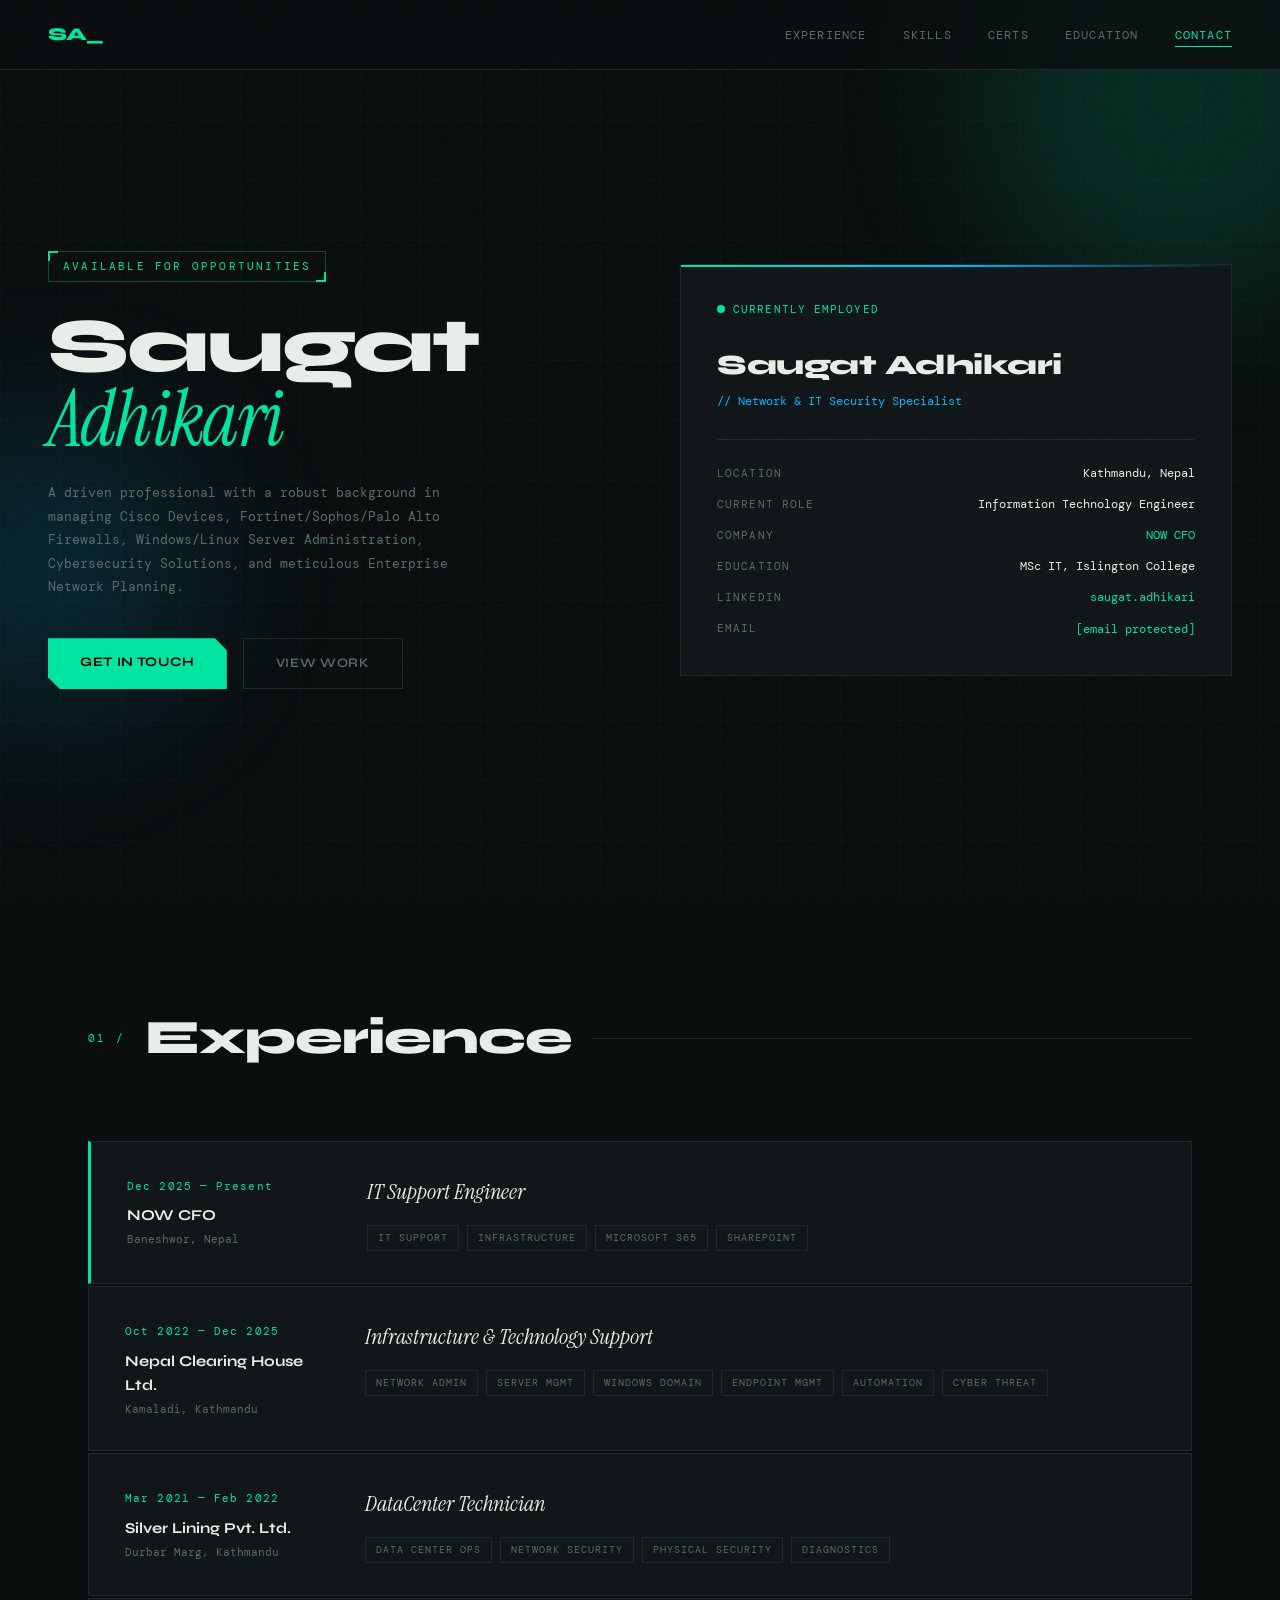
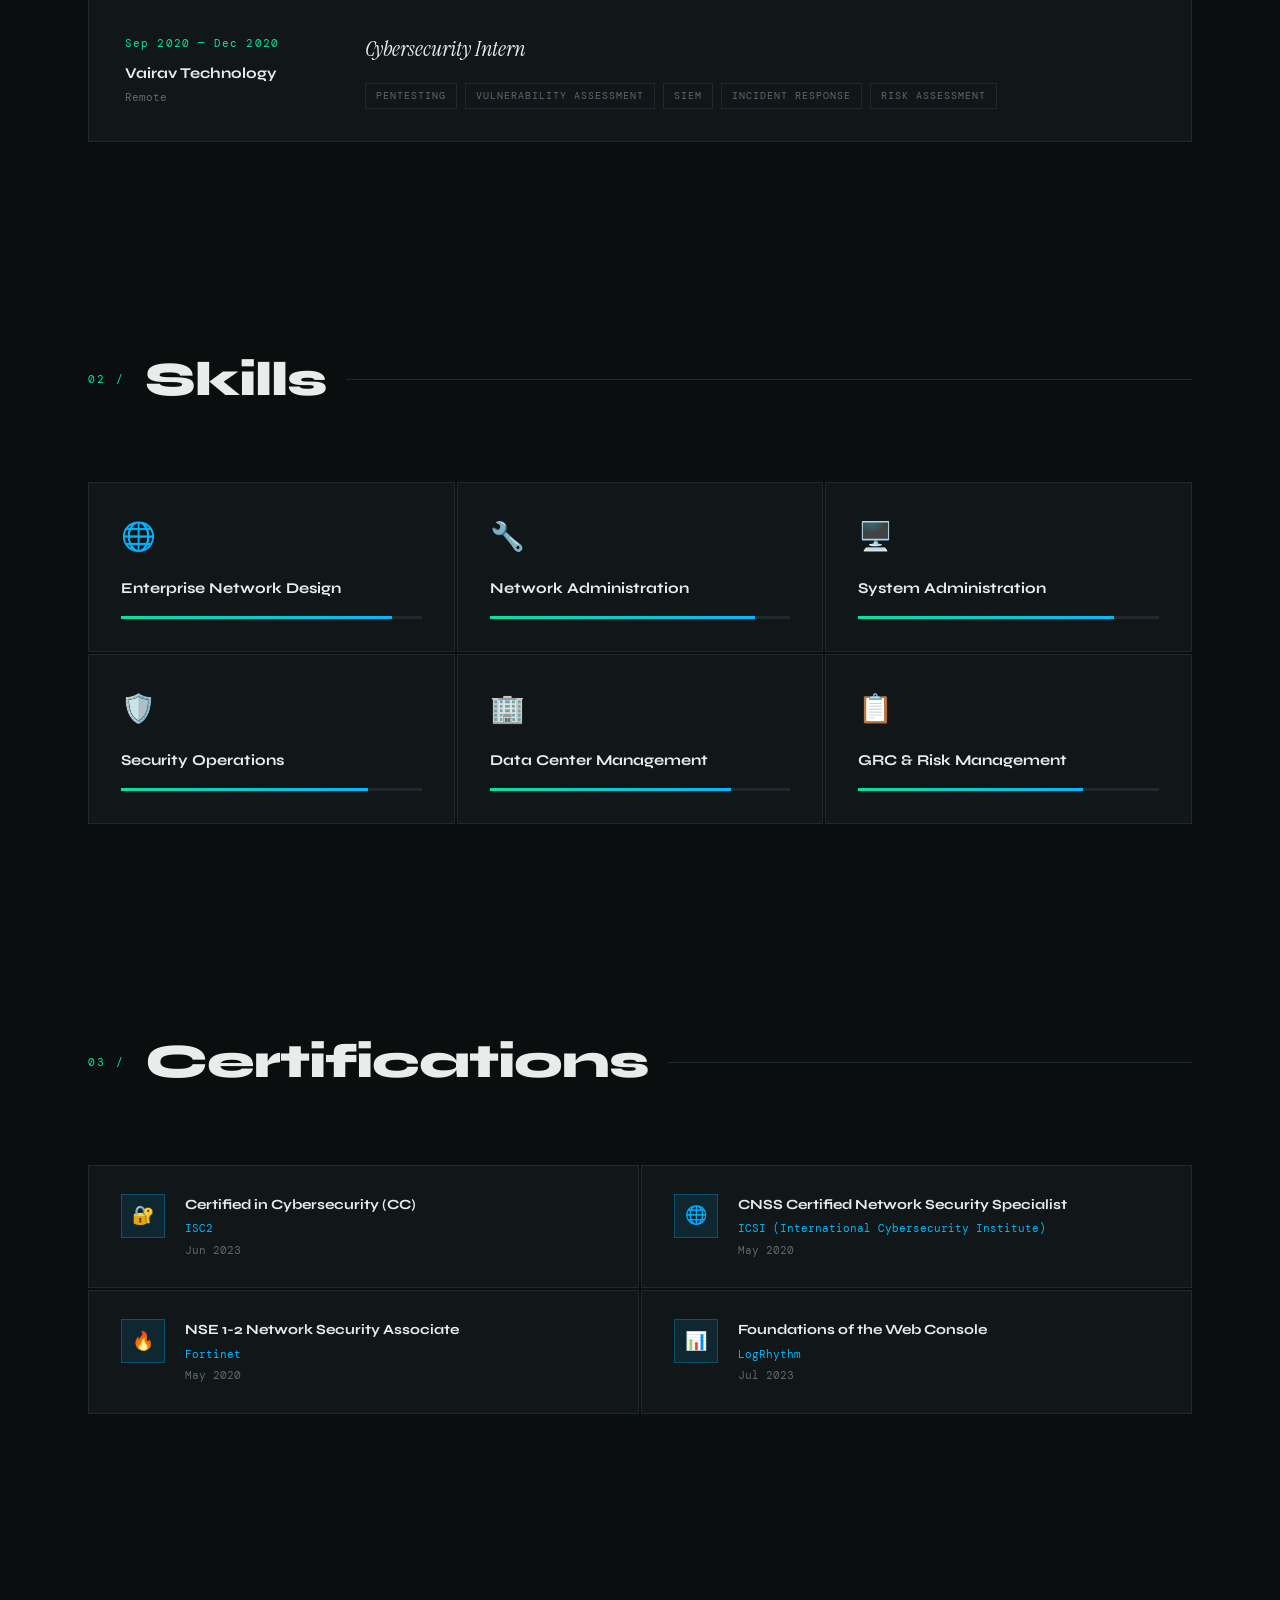
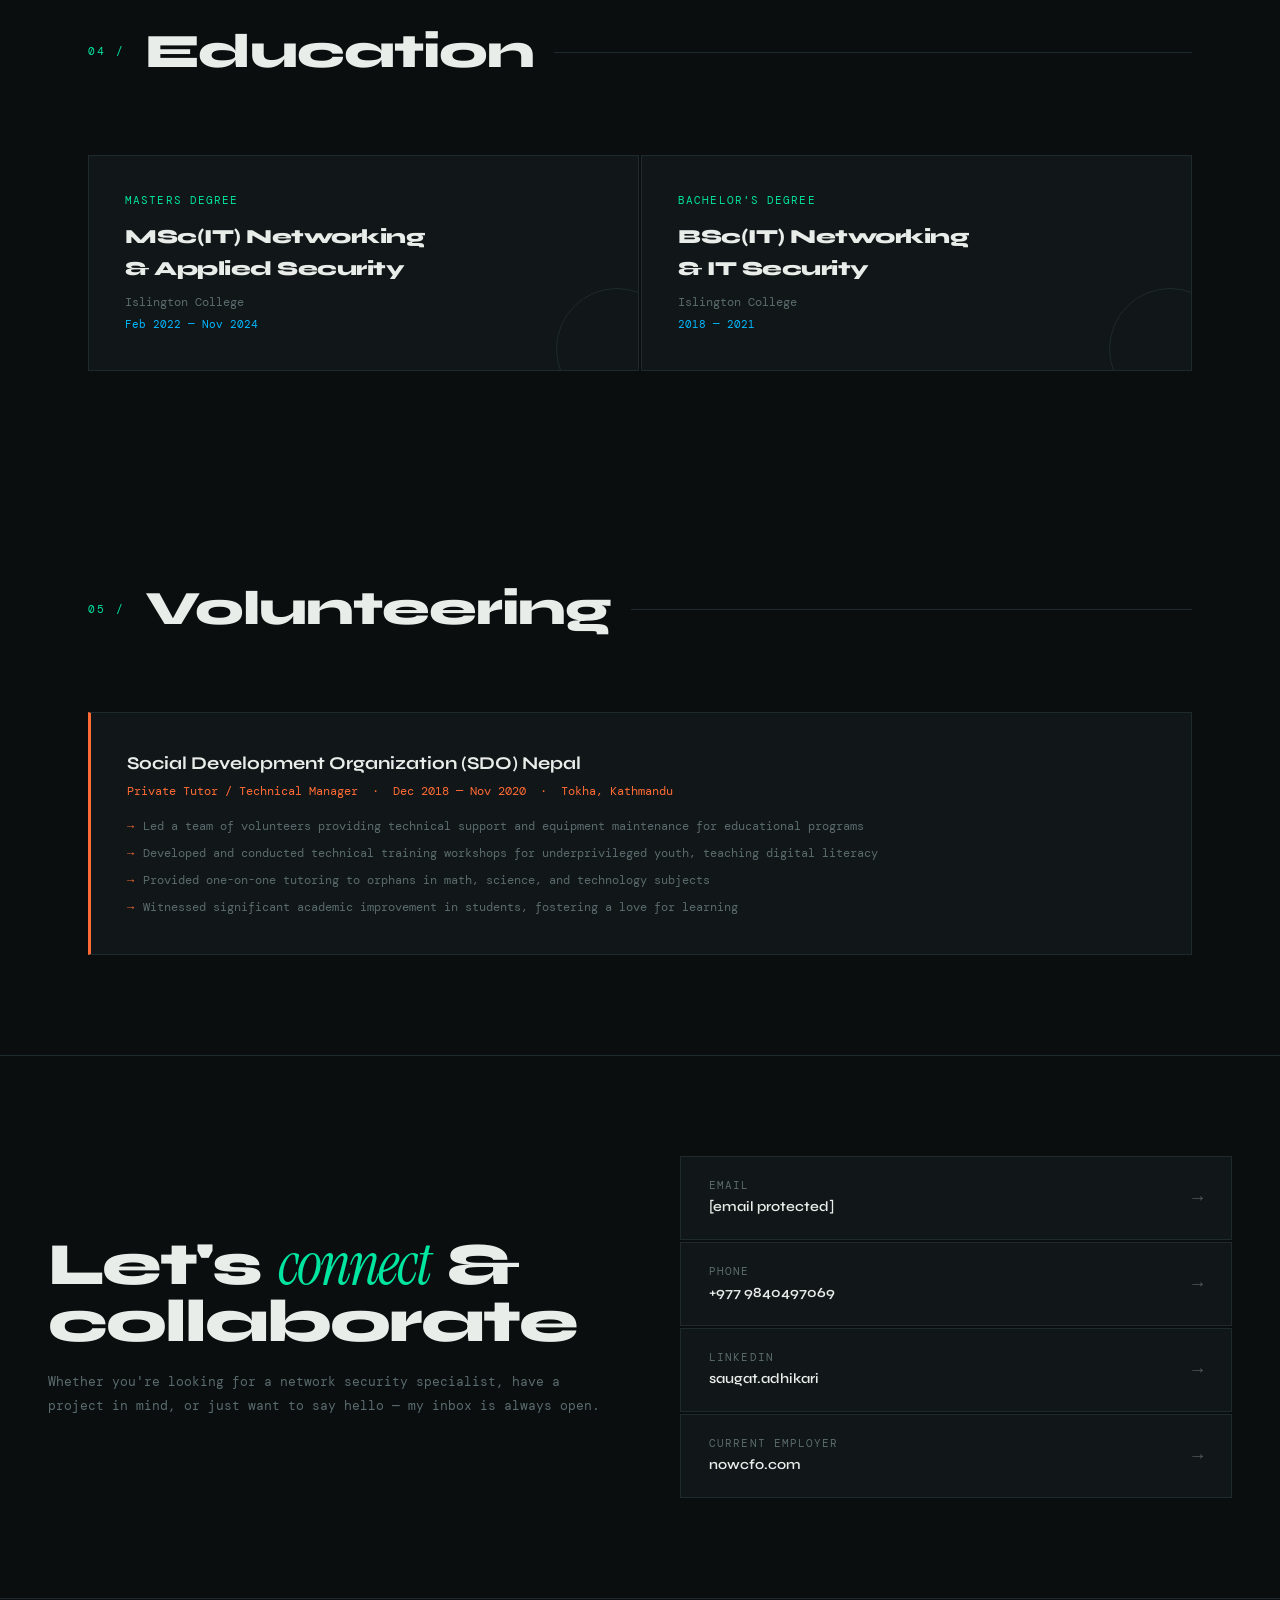
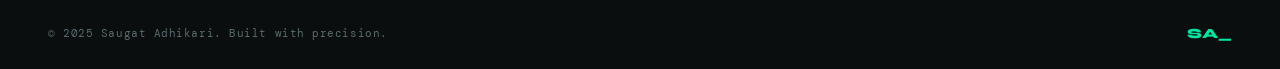
<file: index.html>
<!DOCTYPE html>
<html lang="en">
<head>
<meta charset="UTF-8">
<meta name="viewport" content="width=device-width, initial-scale=1.0">
<title>Saugat Adhikari — Network & IT Security Specialist</title>
<link href="https://fonts.googleapis.com/css2?family=Syne:wght@400;600;700;800&family=DM+Mono:ital,wght@0,300;0,400;1,300&family=Instrument+Serif:ital@0;1&display=swap" rel="stylesheet">
<style>
  :root {
    --bg: #0a0e0f;
    --surface: #111618;
    --surface2: #171d1f;
    --accent: #00e5a0;
    --accent2: #00b8ff;
    --accent3: #ff6b35;
    --text: #e8ede9;
    --muted: #5a6b6e;
    --border: #1e2a2d;
  }

  * { margin: 0; padding: 0; box-sizing: border-box; }

  html { scroll-behavior: smooth; }

  body {
    background: var(--bg);
    color: var(--text);
    font-family: 'DM Mono', monospace;
    font-size: 14px;
    line-height: 1.6;
    overflow-x: hidden;
  }

  /* NOISE OVERLAY */
  body::before {
    content: '';
    position: fixed;
    inset: 0;
    background-image: url("data:image/svg+xml,%3Csvg viewBox='0 0 256 256' xmlns='http://www.w3.org/2000/svg'%3E%3Cfilter id='noise'%3E%3CfeTurbulence type='fractalNoise' baseFrequency='0.9' numOctaves='4' stitchTiles='stitch'/%3E%3C/filter%3E%3Crect width='100%25' height='100%25' filter='url(%23noise)' opacity='0.035'/%3E%3C/svg%3E");
    pointer-events: none;
    z-index: 1000;
    opacity: 0.4;
  }

  /* GRID BG */
  body::after {
    content: '';
    position: fixed;
    inset: 0;
    background-image: 
      linear-gradient(rgba(0,229,160,0.03) 1px, transparent 1px),
      linear-gradient(90deg, rgba(0,229,160,0.03) 1px, transparent 1px);
    background-size: 60px 60px;
    pointer-events: none;
    z-index: 0;
  }

  /* NAV */
  nav {
    position: fixed;
    top: 0; left: 0; right: 0;
    z-index: 100;
    display: flex;
    align-items: center;
    justify-content: space-between;
    padding: 20px 48px;
    background: rgba(10,14,15,0.8);
    backdrop-filter: blur(20px);
    border-bottom: 1px solid var(--border);
  }

  .nav-logo {
    font-family: 'Syne', sans-serif;
    font-weight: 800;
    font-size: 18px;
    color: var(--accent);
    letter-spacing: -0.5px;
  }

  .nav-links {
    display: flex;
    gap: 36px;
    list-style: none;
  }

  .nav-links a {
    color: var(--muted);
    text-decoration: none;
    font-size: 12px;
    letter-spacing: 0.1em;
    text-transform: uppercase;
    transition: color 0.2s;
    position: relative;
    padding-bottom: 4px;
  }

  .nav-links a::after {
    content: '';
    position: absolute;
    bottom: 0; left: 0;
    width: 0; height: 1px;
    background: var(--accent);
    transition: width 0.3s;
  }

  .nav-links a:hover { color: var(--accent); }
  .nav-links a:hover::after { width: 100%; }
  .nav-links a.active { color: var(--accent); }
  .nav-links a.active::after { width: 100%; }

  /* HERO */
  .hero {
    min-height: 100vh;
    display: flex;
    align-items: center;
    padding: 120px 48px 80px;
    position: relative;
    z-index: 1;
  }

  .hero-inner {
    max-width: 1200px;
    margin: 0 auto;
    width: 100%;
    display: grid;
    grid-template-columns: 1fr 1fr;
    gap: 80px;
    align-items: center;
  }

  .hero-tag {
    display: inline-block;
    font-size: 11px;
    letter-spacing: 0.2em;
    text-transform: uppercase;
    color: var(--accent);
    border: 1px solid rgba(0,229,160,0.3);
    padding: 6px 14px;
    margin-bottom: 28px;
    position: relative;
  }

  .hero-tag::before {
    content: '';
    position: absolute;
    left: -1px; top: -1px;
    width: 8px; height: 8px;
    border-top: 2px solid var(--accent);
    border-left: 2px solid var(--accent);
  }

  .hero-tag::after {
    content: '';
    position: absolute;
    right: -1px; bottom: -1px;
    width: 8px; height: 8px;
    border-bottom: 2px solid var(--accent);
    border-right: 2px solid var(--accent);
  }

  h1 {
    font-family: 'Syne', sans-serif;
    font-weight: 800;
    font-size: clamp(48px, 6vw, 80px);
    line-height: 0.95;
    letter-spacing: -2px;
    margin-bottom: 24px;
  }

  h1 .last {
    font-family: 'Instrument Serif', serif;
    font-style: italic;
    font-weight: 400;
    color: var(--accent);
  }

  .hero-desc {
    color: var(--muted);
    font-size: 13px;
    line-height: 1.8;
    max-width: 420px;
    margin-bottom: 40px;
  }

  .hero-cta {
    display: flex;
    gap: 16px;
    flex-wrap: wrap;
  }

  .btn-primary {
    background: var(--accent);
    color: #000;
    padding: 14px 32px;
    font-family: 'Syne', sans-serif;
    font-weight: 700;
    font-size: 13px;
    letter-spacing: 0.05em;
    text-decoration: none;
    text-transform: uppercase;
    transition: all 0.2s;
    clip-path: polygon(0 0, calc(100% - 12px) 0, 100% 12px, 100% 100%, 12px 100%, 0 calc(100% - 12px));
  }

  .btn-primary:hover {
    background: #fff;
    transform: translateY(-2px);
  }

  .btn-secondary {
    border: 1px solid var(--border);
    color: var(--muted);
    padding: 14px 32px;
    font-family: 'Syne', sans-serif;
    font-weight: 600;
    font-size: 13px;
    letter-spacing: 0.05em;
    text-decoration: none;
    text-transform: uppercase;
    transition: all 0.2s;
  }

  .btn-secondary:hover {
    border-color: var(--accent);
    color: var(--accent);
  }

  /* HERO RIGHT - STATUS CARD */
  .hero-card {
    background: var(--surface);
    border: 1px solid var(--border);
    padding: 36px;
    position: relative;
  }

  .hero-card::before {
    content: '';
    position: absolute;
    top: 0; left: 0; right: 0;
    height: 2px;
    background: linear-gradient(90deg, var(--accent), var(--accent2), transparent);
  }

  .status-dot {
    display: inline-block;
    width: 8px; height: 8px;
    background: var(--accent);
    border-radius: 50%;
    margin-right: 8px;
    animation: pulse 2s infinite;
  }

  @keyframes pulse {
    0%, 100% { opacity: 1; transform: scale(1); }
    50% { opacity: 0.5; transform: scale(1.3); }
  }

  .status-label {
    font-size: 11px;
    color: var(--accent);
    letter-spacing: 0.1em;
    text-transform: uppercase;
    margin-bottom: 24px;
  }

  .card-name {
    font-family: 'Syne', sans-serif;
    font-weight: 800;
    font-size: 28px;
    margin-bottom: 4px;
    letter-spacing: -0.5px;
  }

  .card-role {
    color: var(--accent2);
    font-size: 12px;
    margin-bottom: 28px;
  }

  .card-info {
    display: flex;
    flex-direction: column;
    gap: 12px;
    padding-top: 24px;
    border-top: 1px solid var(--border);
  }

  .info-row {
    display: flex;
    justify-content: space-between;
    align-items: center;
  }

  .info-label {
    color: var(--muted);
    font-size: 11px;
    letter-spacing: 0.1em;
    text-transform: uppercase;
  }

  .info-val {
    font-size: 12px;
    color: var(--text);
  }

  .info-val a {
    color: var(--accent);
    text-decoration: none;
  }

  /* SECTIONS */
  section {
    position: relative;
    z-index: 1;
    padding: 100px 48px;
    max-width: 1200px;
    margin: 0 auto;
    scroll-margin-top: 80px;
  }

  .contact-section {
    scroll-margin-top: 80px;
  }

  .section-header {
    display: flex;
    align-items: center;
    gap: 20px;
    margin-bottom: 64px;
  }

  .section-num {
    font-size: 11px;
    color: var(--accent);
    letter-spacing: 0.2em;
    font-family: 'DM Mono', monospace;
  }

  h2 {
    font-family: 'Syne', sans-serif;
    font-weight: 800;
    font-size: clamp(32px, 4vw, 48px);
    letter-spacing: -1px;
  }

  .section-line {
    flex: 1;
    height: 1px;
    background: var(--border);
  }

  /* EXPERIENCE */
  .exp-grid {
    display: flex;
    flex-direction: column;
    gap: 2px;
  }

  .exp-item {
    background: var(--surface);
    border: 1px solid var(--border);
    padding: 32px 36px;
    display: grid;
    grid-template-columns: 200px 1fr;
    gap: 40px;
    align-items: start;
    transition: border-color 0.3s, background 0.3s;
    cursor: default;
  }

  .exp-item:hover {
    border-color: rgba(0,229,160,0.3);
    background: var(--surface2);
  }

  .exp-item.current {
    border-left: 3px solid var(--accent);
  }

  .exp-meta {
    padding-top: 4px;
  }

  .exp-period {
    font-size: 11px;
    color: var(--accent);
    letter-spacing: 0.1em;
    margin-bottom: 8px;
  }

  .exp-company {
    font-family: 'Syne', sans-serif;
    font-weight: 700;
    font-size: 15px;
    margin-bottom: 4px;
  }

  .exp-location {
    font-size: 11px;
    color: var(--muted);
  }

  .exp-role {
    font-family: 'Instrument Serif', serif;
    font-style: italic;
    font-size: 22px;
    margin-bottom: 16px;
    color: var(--text);
  }

  .exp-tags {
    display: flex;
    flex-wrap: wrap;
    gap: 8px;
  }

  .tag {
    font-size: 10px;
    letter-spacing: 0.1em;
    text-transform: uppercase;
    padding: 4px 10px;
    border: 1px solid var(--border);
    color: var(--muted);
    transition: all 0.2s;
  }

  .tag:hover {
    border-color: var(--accent);
    color: var(--accent);
  }

  /* SKILLS */
  .skills-grid {
    display: grid;
    grid-template-columns: repeat(3, 1fr);
    gap: 2px;
  }

  .skill-card {
    background: var(--surface);
    border: 1px solid var(--border);
    padding: 32px;
    transition: all 0.3s;
  }

  .skill-card:hover {
    border-color: rgba(0,229,160,0.4);
    background: var(--surface2);
    transform: translateY(-4px);
  }

  .skill-icon {
    font-size: 28px;
    margin-bottom: 16px;
  }

  .skill-name {
    font-family: 'Syne', sans-serif;
    font-weight: 700;
    font-size: 15px;
    margin-bottom: 16px;
  }

  .skill-bar-bg {
    height: 3px;
    background: var(--border);
    position: relative;
    overflow: hidden;
  }

  .skill-bar-fill {
    height: 100%;
    background: linear-gradient(90deg, var(--accent), var(--accent2));
    animation: fillBar 1.5s ease forwards;
    transform-origin: left;
  }

  @keyframes fillBar {
    from { transform: scaleX(0); }
    to { transform: scaleX(1); }
  }

  /* CERTS */
  .certs-grid {
    display: grid;
    grid-template-columns: repeat(2, 1fr);
    gap: 2px;
  }

  .cert-card {
    background: var(--surface);
    border: 1px solid var(--border);
    padding: 28px 32px;
    display: flex;
    gap: 20px;
    align-items: flex-start;
    transition: all 0.3s;
  }

  .cert-card:hover {
    border-color: rgba(0,184,255,0.3);
    background: var(--surface2);
  }

  .cert-badge {
    width: 44px;
    height: 44px;
    background: rgba(0,184,255,0.1);
    border: 1px solid rgba(0,184,255,0.3);
    display: flex;
    align-items: center;
    justify-content: center;
    font-size: 18px;
    flex-shrink: 0;
  }

  .cert-name {
    font-family: 'Syne', sans-serif;
    font-weight: 700;
    font-size: 14px;
    margin-bottom: 4px;
  }

  .cert-issuer {
    color: var(--accent2);
    font-size: 11px;
    margin-bottom: 4px;
  }

  .cert-date {
    color: var(--muted);
    font-size: 11px;
  }

  /* EDUCATION */
  .edu-grid {
    display: grid;
    grid-template-columns: repeat(2, 1fr);
    gap: 2px;
  }

  .edu-card {
    background: var(--surface);
    border: 1px solid var(--border);
    padding: 36px;
    position: relative;
    overflow: hidden;
    transition: all 0.3s;
  }

  .edu-card:hover {
    border-color: rgba(0,229,160,0.3);
  }

  .edu-card::after {
    content: '';
    position: absolute;
    bottom: -40px; right: -40px;
    width: 120px; height: 120px;
    border: 1px solid var(--border);
    border-radius: 50%;
    transition: all 0.3s;
  }

  .edu-card:hover::after {
    border-color: rgba(0,229,160,0.2);
    transform: scale(1.2);
  }

  .edu-degree {
    font-size: 11px;
    color: var(--accent);
    letter-spacing: 0.1em;
    text-transform: uppercase;
    margin-bottom: 12px;
  }

  .edu-title {
    font-family: 'Syne', sans-serif;
    font-weight: 800;
    font-size: 20px;
    margin-bottom: 8px;
    letter-spacing: -0.5px;
  }

  .edu-school {
    color: var(--muted);
    font-size: 12px;
    margin-bottom: 4px;
  }

  .edu-period {
    color: var(--accent2);
    font-size: 11px;
  }

  /* CONTACT */
  .contact-section {
    padding: 100px 48px;
    position: relative;
    z-index: 1;
    border-top: 1px solid var(--border);
  }

  .contact-inner {
    max-width: 1200px;
    margin: 0 auto;
    display: grid;
    grid-template-columns: 1fr 1fr;
    gap: 80px;
    align-items: center;
  }

  .contact-text h2 {
    font-family: 'Syne', sans-serif;
    font-weight: 800;
    font-size: clamp(36px, 5vw, 60px);
    letter-spacing: -2px;
    line-height: 0.95;
    margin-bottom: 20px;
  }

  .contact-text h2 span {
    font-family: 'Instrument Serif', serif;
    font-style: italic;
    font-weight: 400;
    color: var(--accent);
  }

  .contact-text p {
    color: var(--muted);
    font-size: 13px;
    line-height: 1.8;
  }

  .contact-links {
    display: flex;
    flex-direction: column;
    gap: 2px;
  }

  .contact-link {
    background: var(--surface);
    border: 1px solid var(--border);
    padding: 20px 28px;
    display: flex;
    align-items: center;
    justify-content: space-between;
    text-decoration: none;
    color: var(--text);
    transition: all 0.3s;
  }

  .contact-link:hover {
    border-color: var(--accent);
    background: var(--surface2);
    color: var(--accent);
    padding-left: 36px;
  }

  .contact-link-label {
    font-size: 11px;
    color: var(--muted);
    letter-spacing: 0.1em;
    text-transform: uppercase;
    margin-bottom: 2px;
  }

  .contact-link-val {
    font-family: 'Syne', sans-serif;
    font-weight: 600;
    font-size: 14px;
  }

  .contact-arrow {
    font-size: 18px;
    opacity: 0.3;
    transition: opacity 0.3s, transform 0.3s;
  }

  .contact-link:hover .contact-arrow {
    opacity: 1;
    transform: translateX(4px);
  }

  /* FOOTER */
  footer {
    border-top: 1px solid var(--border);
    padding: 24px 48px;
    display: flex;
    justify-content: space-between;
    align-items: center;
    position: relative;
    z-index: 1;
  }

  footer p {
    color: var(--muted);
    font-size: 11px;
    letter-spacing: 0.05em;
  }

  .footer-logo {
    font-family: 'Syne', sans-serif;
    font-weight: 800;
    font-size: 14px;
    color: var(--accent);
  }

  /* GLOW ORBS */
  .orb {
    position: fixed;
    border-radius: 50%;
    filter: blur(80px);
    pointer-events: none;
    z-index: 0;
    opacity: 0.15;
  }

  .orb-1 {
    width: 400px; height: 400px;
    background: var(--accent);
    top: -100px; right: -100px;
  }

  .orb-2 {
    width: 300px; height: 300px;
    background: var(--accent2);
    bottom: 20%; left: -100px;
  }

  /* SCROLL ANIMATIONS */
  .fade-up {
    opacity: 0;
    transform: translateY(30px);
    transition: opacity 0.6s ease, transform 0.6s ease;
  }

  .fade-up.visible {
    opacity: 1;
    transform: translateY(0);
  }

  /* VOLUNTEERING */
  .vol-card {
    background: var(--surface);
    border: 1px solid var(--border);
    padding: 36px;
    border-left: 3px solid var(--accent3);
    transition: all 0.3s;
  }

  .vol-card:hover {
    background: var(--surface2);
  }

  .vol-org {
    font-family: 'Syne', sans-serif;
    font-weight: 700;
    font-size: 18px;
    margin-bottom: 4px;
  }

  .vol-role {
    color: var(--accent3);
    font-size: 12px;
    margin-bottom: 16px;
  }

  .vol-items {
    list-style: none;
    display: flex;
    flex-direction: column;
    gap: 8px;
  }

  .vol-items li {
    font-size: 12px;
    color: var(--muted);
    padding-left: 16px;
    position: relative;
  }

  .vol-items li::before {
    content: '→';
    position: absolute;
    left: 0;
    color: var(--accent3);
  }

  @media (max-width: 900px) {
    nav { padding: 16px 24px; }
    nav .nav-links { display: none; }
    .hero { padding: 100px 24px 60px; }
    .hero-inner { grid-template-columns: 1fr; gap: 40px; }
    section { padding: 60px 24px; }
    .skills-grid { grid-template-columns: 1fr 1fr; }
    .certs-grid { grid-template-columns: 1fr; }
    .edu-grid { grid-template-columns: 1fr; }
    .contact-inner { grid-template-columns: 1fr; gap: 40px; }
    .exp-item { grid-template-columns: 1fr; gap: 16px; }
    footer { padding: 20px 24px; }
    .contact-section { padding: 60px 24px; }
  }
</style>
</head>
<body>

<div class="orb orb-1"></div>
<div class="orb orb-2"></div>

<!-- NAV -->
<nav>
  <div class="nav-logo">SA_</div>
  <ul class="nav-links">
    <li><a href="#experience">Experience</a></li>
    <li><a href="#skills">Skills</a></li>
    <li><a href="#certifications">Certs</a></li>
    <li><a href="#education">Education</a></li>
    <li><a href="#contact">Contact</a></li>
  </ul>
</nav>

<!-- HERO -->
<div class="hero">
  <div class="hero-inner">
    <div>
      <div class="hero-tag">Available for opportunities</div>
      <h1>Saugat<br><span class="last">Adhikari</span></h1>
      <p class="hero-desc">A driven professional with a robust background in managing Cisco Devices, Fortinet/Sophos/Palo Alto Firewalls, Windows/Linux Server Administration, Cybersecurity Solutions, and meticulous Enterprise Network Planning.</p>
      <div class="hero-cta">
        <a href="#contact" class="btn-primary">Get in touch</a>
        <a href="#experience" class="btn-secondary">View work</a>
      </div>
    </div>
    <div class="hero-card">
      <div class="status-label"><span class="status-dot"></span>Currently employed</div>
      <div class="card-name">Saugat Adhikari</div>
      <div class="card-role">// Network & IT Security Specialist</div>
      <div class="card-info">
        <div class="info-row">
          <span class="info-label">Location</span>
          <span class="info-val">Kathmandu, Nepal</span>
        </div>
        <div class="info-row">
          <span class="info-label">Current Role</span>
          <span class="info-val">Information Technology Engineer</span>
        </div>
        <div class="info-row">
          <span class="info-label">Company</span>
          <span class="info-val"><a href="https://nowcfo.com" target="_blank">NOW CFO</a></span>
        </div>
        <div class="info-row">
          <span class="info-label">Education</span>
          <span class="info-val">MSc IT, Islington College</span>
        </div>
        <div class="info-row">
          <span class="info-label">LinkedIn</span>
          <span class="info-val"><a href="https://linkedin.com/in/saugat.adhikari" target="_blank">saugat.adhikari</a></span>
        </div>
        <div class="info-row">
          <span class="info-label">Email</span>
          <span class="info-val"><a href="/cdn-cgi/l/email-protection#0d64797e60687e6c786a6c793c4d6a606c6461236e6260"><span class="__cf_email__" data-cfemail="4f263b3c222a3c2e3a282e3b7e0f28222e2623612c2022">[email&#160;protected]</span></a></span>
        </div>
      </div>
    </div>
  </div>
</div>

<!-- EXPERIENCE -->
<section id="experience">
  <div class="section-header fade-up">
    <span class="section-num">01 /</span>
    <h2>Experience</h2>
    <div class="section-line"></div>
  </div>
  <div class="exp-grid">
    <div class="exp-item current fade-up">
      <div class="exp-meta">
        <div class="exp-period">Dec 2025 — Present</div>
        <div class="exp-company">NOW CFO</div>
        <div class="exp-location">Baneshwor, Nepal</div>
      </div>
      <div>
        <div class="exp-role">IT Support Engineer</div>
        <div class="exp-tags">
          <span class="tag">IT Support</span>
          <span class="tag">Infrastructure</span>
          <span class="tag">Microsoft 365</span>
          <span class="tag">SharePoint</span>
        </div>
      </div>
    </div>

    <div class="exp-item fade-up">
      <div class="exp-meta">
        <div class="exp-period">Oct 2022 — Dec 2025</div>
        <div class="exp-company">Nepal Clearing House Ltd.</div>
        <div class="exp-location">Kamaladi, Kathmandu</div>
      </div>
      <div>
        <div class="exp-role">Infrastructure & Technology Support</div>
        <div class="exp-tags">
          <span class="tag">Network Admin</span>
          <span class="tag">Server Mgmt</span>
          <span class="tag">Windows Domain</span>
          <span class="tag">Endpoint Mgmt</span>
          <span class="tag">Automation</span>
          <span class="tag">Cyber Threat</span>
        </div>
      </div>
    </div>

    <div class="exp-item fade-up">
      <div class="exp-meta">
        <div class="exp-period">Mar 2021 — Feb 2022</div>
        <div class="exp-company">Silver Lining Pvt. Ltd.</div>
        <div class="exp-location">Durbar Marg, Kathmandu</div>
      </div>
      <div>
        <div class="exp-role">DataCenter Technician</div>
        <div class="exp-tags">
          <span class="tag">Data Center Ops</span>
          <span class="tag">Network Security</span>
          <span class="tag">Physical Security</span>
          <span class="tag">Diagnostics</span>
        </div>
      </div>
    </div>

    <div class="exp-item fade-up">
      <div class="exp-meta">
        <div class="exp-period">Sep 2020 — Dec 2020</div>
        <div class="exp-company">Vairav Technology</div>
        <div class="exp-location">Remote</div>
      </div>
      <div>
        <div class="exp-role">Cybersecurity Intern</div>
        <div class="exp-tags">
          <span class="tag">Pentesting</span>
          <span class="tag">Vulnerability Assessment</span>
          <span class="tag">SIEM</span>
          <span class="tag">Incident Response</span>
          <span class="tag">Risk Assessment</span>
        </div>
      </div>
    </div>
  </div>
</section>

<!-- SKILLS -->
<section id="skills">
  <div class="section-header fade-up">
    <span class="section-num">02 /</span>
    <h2>Skills</h2>
    <div class="section-line"></div>
  </div>
  <div class="skills-grid">
    <div class="skill-card fade-up">
      <div class="skill-icon">🌐</div>
      <div class="skill-name">Enterprise Network Design</div>
      <div class="skill-bar-bg"><div class="skill-bar-fill" style="width:90%"></div></div>
    </div>
    <div class="skill-card fade-up">
      <div class="skill-icon">🔧</div>
      <div class="skill-name">Network Administration</div>
      <div class="skill-bar-bg"><div class="skill-bar-fill" style="width:88%"></div></div>
    </div>
    <div class="skill-card fade-up">
      <div class="skill-icon">🖥️</div>
      <div class="skill-name">System Administration</div>
      <div class="skill-bar-bg"><div class="skill-bar-fill" style="width:85%"></div></div>
    </div>
    <div class="skill-card fade-up">
      <div class="skill-icon">🛡️</div>
      <div class="skill-name">Security Operations</div>
      <div class="skill-bar-bg"><div class="skill-bar-fill" style="width:82%"></div></div>
    </div>
    <div class="skill-card fade-up">
      <div class="skill-icon">🏢</div>
      <div class="skill-name">Data Center Management</div>
      <div class="skill-bar-bg"><div class="skill-bar-fill" style="width:80%"></div></div>
    </div>
    <div class="skill-card fade-up">
      <div class="skill-icon">📋</div>
      <div class="skill-name">GRC & Risk Management</div>
      <div class="skill-bar-bg"><div class="skill-bar-fill" style="width:75%"></div></div>
    </div>
  </div>
</section>

<!-- CERTIFICATIONS -->
<section id="certifications">
  <div class="section-header fade-up">
    <span class="section-num">03 /</span>
    <h2>Certifications</h2>
    <div class="section-line"></div>
  </div>
  <div class="certs-grid">
    <div class="cert-card fade-up">
      <div class="cert-badge">🔐</div>
      <div>
        <div class="cert-name">Certified in Cybersecurity (CC)</div>
        <div class="cert-issuer">ISC2</div>
        <div class="cert-date">Jun 2023</div>
      </div>
    </div>
    <div class="cert-card fade-up">
      <div class="cert-badge">🌐</div>
      <div>
        <div class="cert-name">CNSS Certified Network Security Specialist</div>
        <div class="cert-issuer">ICSI (International Cybersecurity Institute)</div>
        <div class="cert-date">May 2020</div>
      </div>
    </div>
    <div class="cert-card fade-up">
      <div class="cert-badge">🔥</div>
      <div>
        <div class="cert-name">NSE 1-2 Network Security Associate</div>
        <div class="cert-issuer">Fortinet</div>
        <div class="cert-date">May 2020</div>
      </div>
    </div>
    <div class="cert-card fade-up">
      <div class="cert-badge">📊</div>
      <div>
        <div class="cert-name">Foundations of the Web Console</div>
        <div class="cert-issuer">LogRhythm</div>
        <div class="cert-date">Jul 2023</div>
      </div>
    </div>
  </div>
</section>

<!-- EDUCATION -->
<section id="education">
  <div class="section-header fade-up">
    <span class="section-num">04 /</span>
    <h2>Education</h2>
    <div class="section-line"></div>
  </div>
  <div class="edu-grid">
    <div class="edu-card fade-up">
      <div class="edu-degree">Masters Degree</div>
      <div class="edu-title">MSc(IT) Networking<br>& Applied Security</div>
      <div class="edu-school">Islington College</div>
      <div class="edu-period">Feb 2022 — Nov 2024</div>
    </div>
    <div class="edu-card fade-up">
      <div class="edu-degree">Bachelor's Degree</div>
      <div class="edu-title">BSc(IT) Networking<br>& IT Security</div>
      <div class="edu-school">Islington College</div>
      <div class="edu-period">2018 — 2021</div>
    </div>
  </div>
</section>

<!-- VOLUNTEERING -->
<section id="volunteering">
  <div class="section-header fade-up">
    <span class="section-num">05 /</span>
    <h2>Volunteering</h2>
    <div class="section-line"></div>
  </div>
  <div class="vol-card fade-up">
    <div class="vol-org">Social Development Organization (SDO) Nepal</div>
    <div class="vol-role">Private Tutor / Technical Manager &nbsp;·&nbsp; Dec 2018 — Nov 2020 &nbsp;·&nbsp; Tokha, Kathmandu</div>
    <ul class="vol-items">
      <li>Led a team of volunteers providing technical support and equipment maintenance for educational programs</li>
      <li>Developed and conducted technical training workshops for underprivileged youth, teaching digital literacy</li>
      <li>Provided one-on-one tutoring to orphans in math, science, and technology subjects</li>
      <li>Witnessed significant academic improvement in students, fostering a love for learning</li>
    </ul>
  </div>
</section>

<!-- CONTACT -->
<div class="contact-section" id="contact">
  <div class="contact-inner">
    <div class="contact-text fade-up">
      <h2>Let's <span>connect</span> &<br>collaborate</h2>
      <p style="margin-top:20px">Whether you're looking for a network security specialist, have a project in mind, or just want to say hello — my inbox is always open.</p>
    </div>
    <div class="contact-links fade-up">
      <a href="/cdn-cgi/l/email-protection#18716c6b757d6b796d7f796c29587f75797174367b7775" class="contact-link">
        <div>
          <div class="contact-link-label">Email</div>
          <div class="contact-link-val"><span class="__cf_email__" data-cfemail="cea7babda3abbdafbba9afbaff8ea9a3afa7a2e0ada1a3">[email&#160;protected]</span></div>
        </div>
        <span class="contact-arrow">→</span>
      </a>
      <a href="tel:+9779840497069" class="contact-link">
        <div>
          <div class="contact-link-label">Phone</div>
          <div class="contact-link-val">+977 9840497069</div>
        </div>
        <span class="contact-arrow">→</span>
      </a>
      <a href="https://linkedin.com/in/saugat.adhikari" target="_blank" class="contact-link">
        <div>
          <div class="contact-link-label">LinkedIn</div>
          <div class="contact-link-val">saugat.adhikari</div>
        </div>
        <span class="contact-arrow">→</span>
      </a>
      <a href="https://nowcfo.com" target="_blank" class="contact-link">
        <div>
          <div class="contact-link-label">Current Employer</div>
          <div class="contact-link-val">nowcfo.com</div>
        </div>
        <span class="contact-arrow">→</span>
      </a>
    </div>
  </div>
</div>

<footer>
  <p>© 2025 Saugat Adhikari. Built with precision.</p>
  <div class="footer-logo">SA_</div>
</footer>

<script>
  // Scroll animations
  const fadeObserver = new IntersectionObserver((entries) => {
    entries.forEach((entry) => {
      if (entry.isIntersecting) {
        entry.target.classList.add('visible');
      }
    });
  }, { threshold: 0.1 });

  document.querySelectorAll('.fade-up').forEach(el => fadeObserver.observe(el));

  // Stagger children
  document.querySelectorAll('.exp-grid .exp-item, .skills-grid .skill-card, .certs-grid .cert-card, .edu-grid .edu-card').forEach((el, i) => {
    el.style.transitionDelay = (i % 3) * 0.1 + 's';
  });

  // Active nav link scroll spy
  const sections = document.querySelectorAll('section[id], .contact-section[id]');
  const navLinks = document.querySelectorAll('.nav-links a');
  const navHeight = document.querySelector('nav').offsetHeight;

  const scrollSpy = new IntersectionObserver((entries) => {
    entries.forEach(entry => {
      if (entry.isIntersecting) {
        const id = entry.target.getAttribute('id');
        navLinks.forEach(link => {
          link.classList.remove('active');
          if (link.getAttribute('href') === '#' + id) {
            link.classList.add('active');
          }
        });
      }
    });
  }, {
    rootMargin: '-' + navHeight + 'px 0px -60% 0px',
    threshold: 0
  });

  sections.forEach(section => scrollSpy.observe(section));

  // Smooth scroll with offset for fixed nav
  navLinks.forEach(link => {
    link.addEventListener('click', function(e) {
      const href = this.getAttribute('href');
      if (href && href.startsWith('#')) {
        e.preventDefault();
        const target = document.querySelector(href);
        if (target) {
          const top = target.getBoundingClientRect().top + window.scrollY - navHeight - 20;
          window.scrollTo({ top, behavior: 'smooth' });
        }
      }
    });
  });
</script>
</body>
</html>
</file>
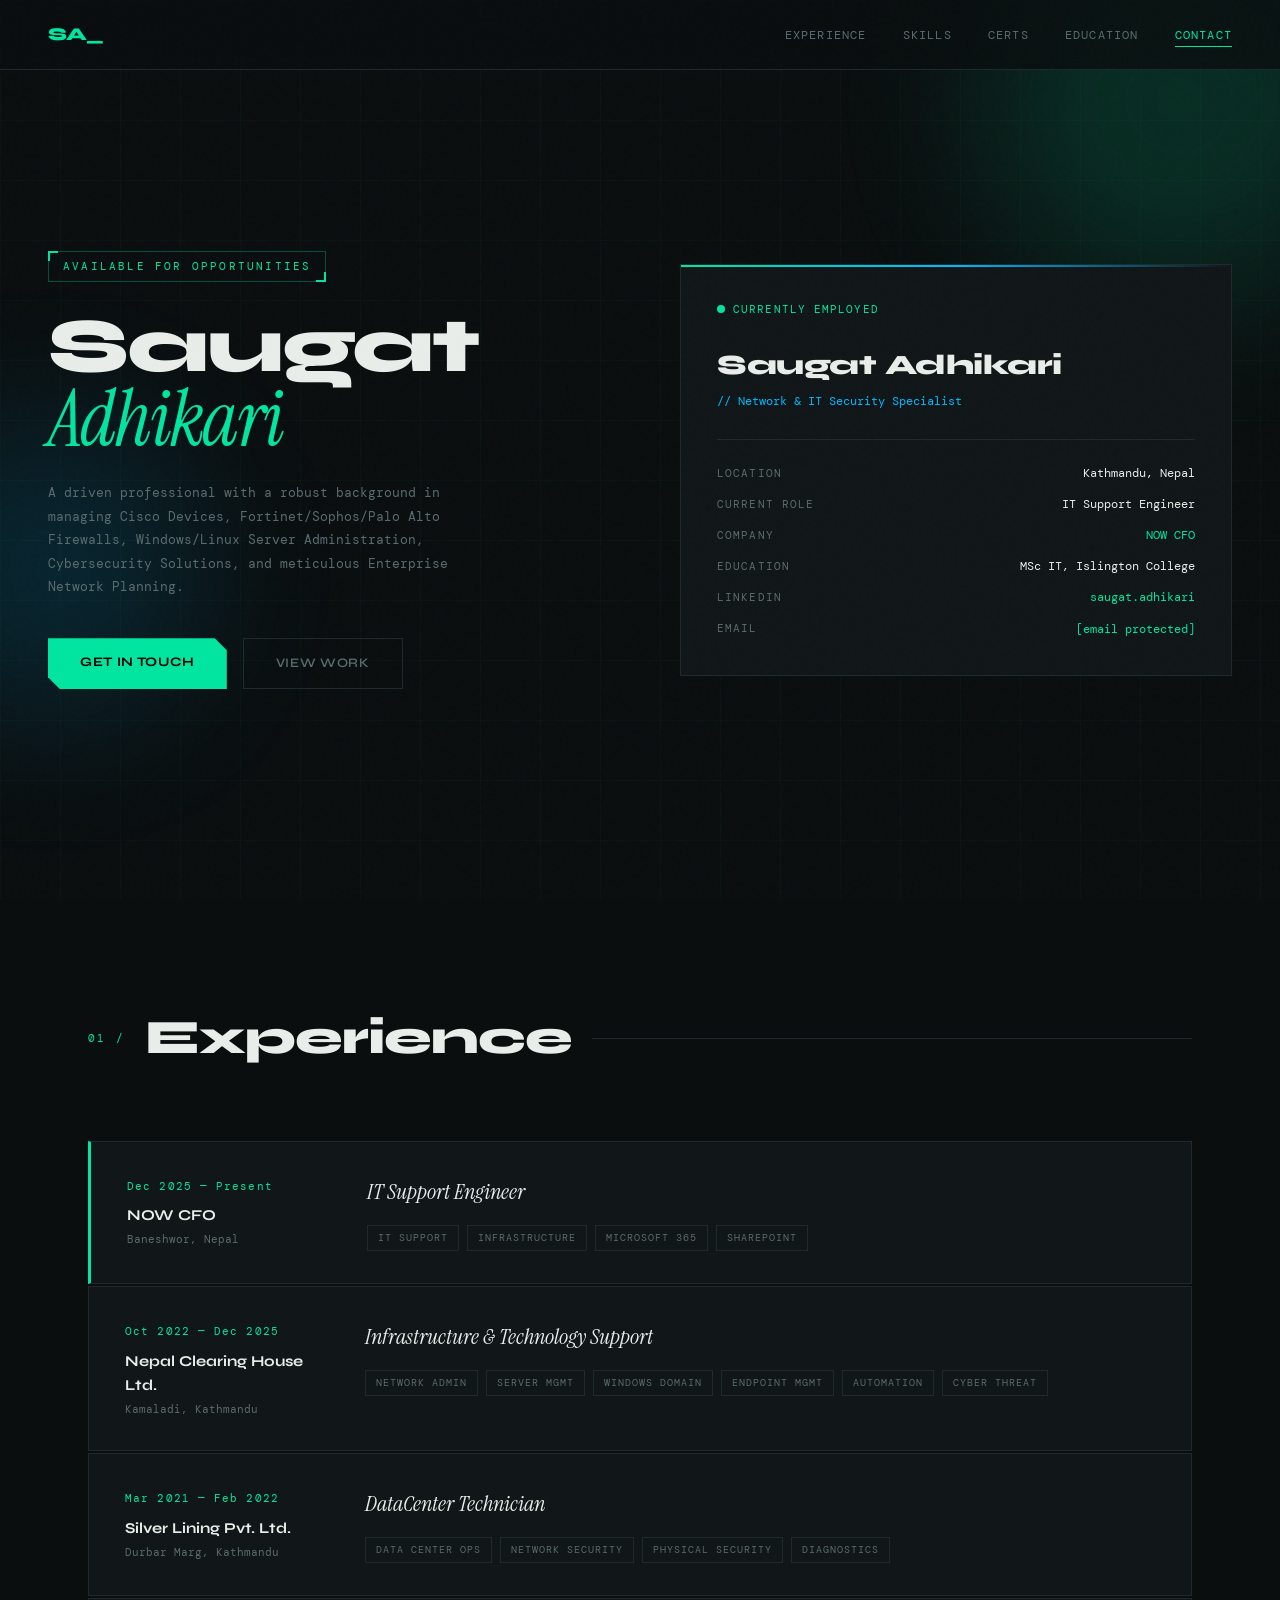
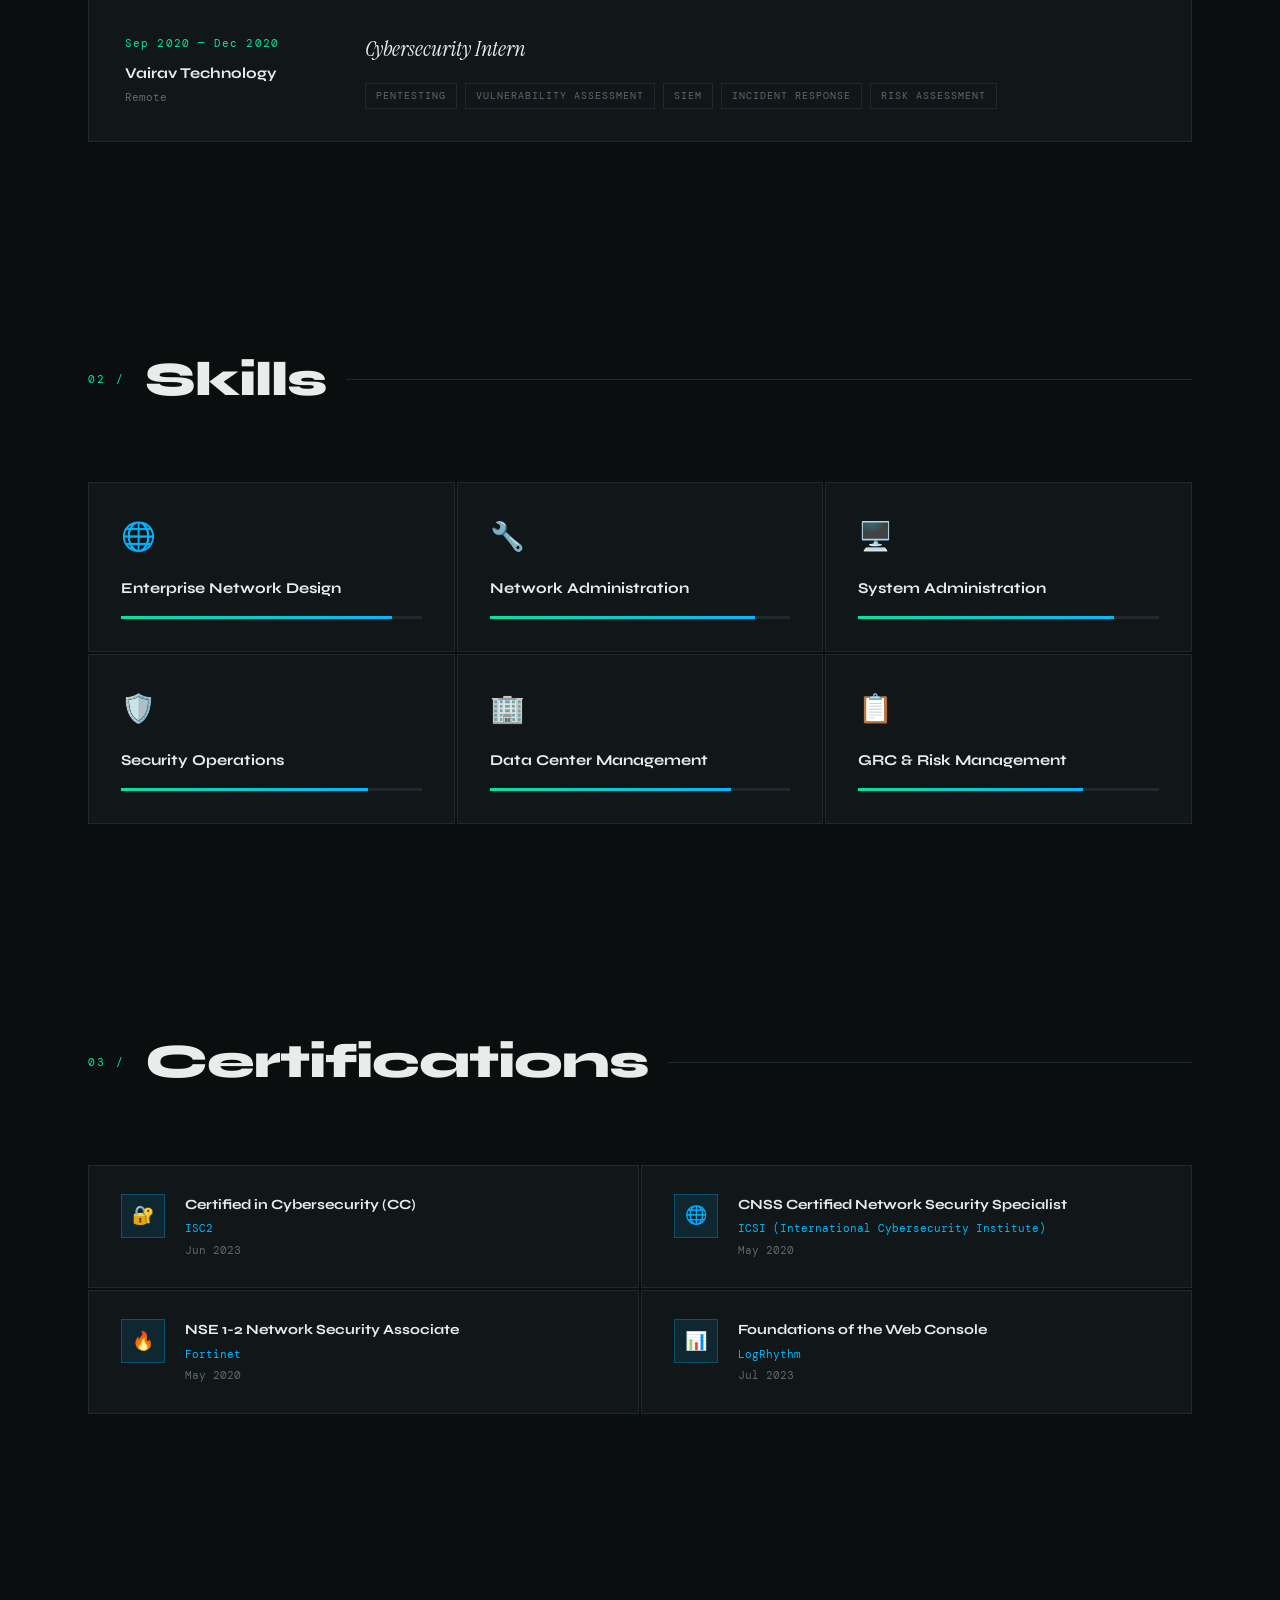
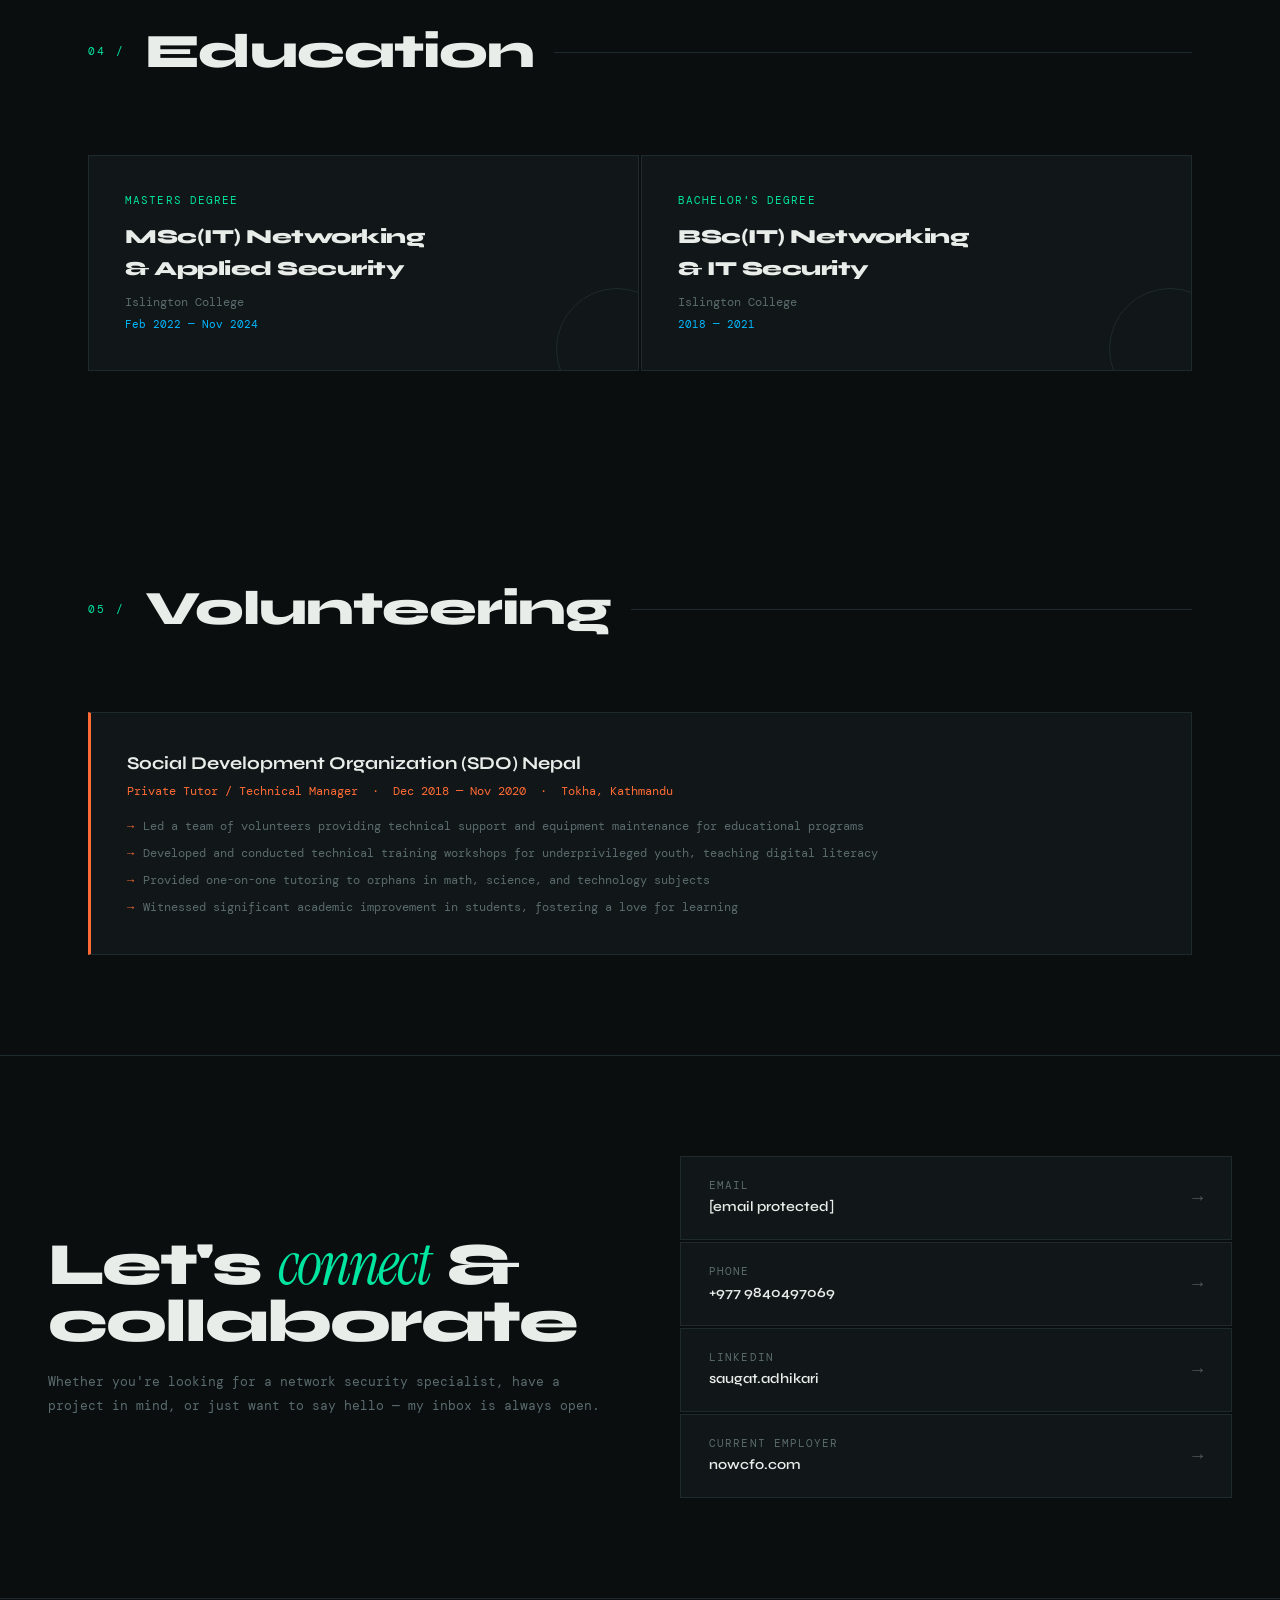
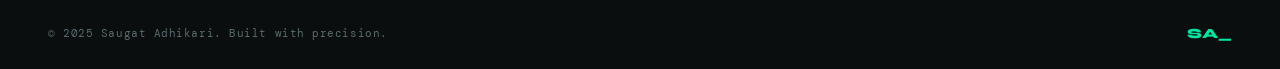
<file: saugat_portfolio (1).html>
<!DOCTYPE html>
<html lang="en">
<head>
<meta charset="UTF-8">
<meta name="viewport" content="width=device-width, initial-scale=1.0">
<title>Saugat Adhikari — Network & IT Security Specialist</title>
<link href="https://fonts.googleapis.com/css2?family=Syne:wght@400;600;700;800&family=DM+Mono:ital,wght@0,300;0,400;1,300&family=Instrument+Serif:ital@0;1&display=swap" rel="stylesheet">
<style>
  :root {
    --bg: #0a0e0f;
    --surface: #111618;
    --surface2: #171d1f;
    --accent: #00e5a0;
    --accent2: #00b8ff;
    --accent3: #ff6b35;
    --text: #e8ede9;
    --muted: #5a6b6e;
    --border: #1e2a2d;
  }

  * { margin: 0; padding: 0; box-sizing: border-box; }

  html { scroll-behavior: smooth; }

  body {
    background: var(--bg);
    color: var(--text);
    font-family: 'DM Mono', monospace;
    font-size: 14px;
    line-height: 1.6;
    overflow-x: hidden;
  }

  /* NOISE OVERLAY */
  body::before {
    content: '';
    position: fixed;
    inset: 0;
    background-image: url("data:image/svg+xml,%3Csvg viewBox='0 0 256 256' xmlns='http://www.w3.org/2000/svg'%3E%3Cfilter id='noise'%3E%3CfeTurbulence type='fractalNoise' baseFrequency='0.9' numOctaves='4' stitchTiles='stitch'/%3E%3C/filter%3E%3Crect width='100%25' height='100%25' filter='url(%23noise)' opacity='0.035'/%3E%3C/svg%3E");
    pointer-events: none;
    z-index: 1000;
    opacity: 0.4;
  }

  /* GRID BG */
  body::after {
    content: '';
    position: fixed;
    inset: 0;
    background-image: 
      linear-gradient(rgba(0,229,160,0.03) 1px, transparent 1px),
      linear-gradient(90deg, rgba(0,229,160,0.03) 1px, transparent 1px);
    background-size: 60px 60px;
    pointer-events: none;
    z-index: 0;
  }

  /* NAV */
  nav {
    position: fixed;
    top: 0; left: 0; right: 0;
    z-index: 100;
    display: flex;
    align-items: center;
    justify-content: space-between;
    padding: 20px 48px;
    background: rgba(10,14,15,0.8);
    backdrop-filter: blur(20px);
    border-bottom: 1px solid var(--border);
  }

  .nav-logo {
    font-family: 'Syne', sans-serif;
    font-weight: 800;
    font-size: 18px;
    color: var(--accent);
    letter-spacing: -0.5px;
  }

  .nav-links {
    display: flex;
    gap: 36px;
    list-style: none;
  }

  .nav-links a {
    color: var(--muted);
    text-decoration: none;
    font-size: 12px;
    letter-spacing: 0.1em;
    text-transform: uppercase;
    transition: color 0.2s;
    position: relative;
    padding-bottom: 4px;
  }

  .nav-links a::after {
    content: '';
    position: absolute;
    bottom: 0; left: 0;
    width: 0; height: 1px;
    background: var(--accent);
    transition: width 0.3s;
  }

  .nav-links a:hover { color: var(--accent); }
  .nav-links a:hover::after { width: 100%; }
  .nav-links a.active { color: var(--accent); }
  .nav-links a.active::after { width: 100%; }

  /* HERO */
  .hero {
    min-height: 100vh;
    display: flex;
    align-items: center;
    padding: 120px 48px 80px;
    position: relative;
    z-index: 1;
  }

  .hero-inner {
    max-width: 1200px;
    margin: 0 auto;
    width: 100%;
    display: grid;
    grid-template-columns: 1fr 1fr;
    gap: 80px;
    align-items: center;
  }

  .hero-tag {
    display: inline-block;
    font-size: 11px;
    letter-spacing: 0.2em;
    text-transform: uppercase;
    color: var(--accent);
    border: 1px solid rgba(0,229,160,0.3);
    padding: 6px 14px;
    margin-bottom: 28px;
    position: relative;
  }

  .hero-tag::before {
    content: '';
    position: absolute;
    left: -1px; top: -1px;
    width: 8px; height: 8px;
    border-top: 2px solid var(--accent);
    border-left: 2px solid var(--accent);
  }

  .hero-tag::after {
    content: '';
    position: absolute;
    right: -1px; bottom: -1px;
    width: 8px; height: 8px;
    border-bottom: 2px solid var(--accent);
    border-right: 2px solid var(--accent);
  }

  h1 {
    font-family: 'Syne', sans-serif;
    font-weight: 800;
    font-size: clamp(48px, 6vw, 80px);
    line-height: 0.95;
    letter-spacing: -2px;
    margin-bottom: 24px;
  }

  h1 .last {
    font-family: 'Instrument Serif', serif;
    font-style: italic;
    font-weight: 400;
    color: var(--accent);
  }

  .hero-desc {
    color: var(--muted);
    font-size: 13px;
    line-height: 1.8;
    max-width: 420px;
    margin-bottom: 40px;
  }

  .hero-cta {
    display: flex;
    gap: 16px;
    flex-wrap: wrap;
  }

  .btn-primary {
    background: var(--accent);
    color: #000;
    padding: 14px 32px;
    font-family: 'Syne', sans-serif;
    font-weight: 700;
    font-size: 13px;
    letter-spacing: 0.05em;
    text-decoration: none;
    text-transform: uppercase;
    transition: all 0.2s;
    clip-path: polygon(0 0, calc(100% - 12px) 0, 100% 12px, 100% 100%, 12px 100%, 0 calc(100% - 12px));
  }

  .btn-primary:hover {
    background: #fff;
    transform: translateY(-2px);
  }

  .btn-secondary {
    border: 1px solid var(--border);
    color: var(--muted);
    padding: 14px 32px;
    font-family: 'Syne', sans-serif;
    font-weight: 600;
    font-size: 13px;
    letter-spacing: 0.05em;
    text-decoration: none;
    text-transform: uppercase;
    transition: all 0.2s;
  }

  .btn-secondary:hover {
    border-color: var(--accent);
    color: var(--accent);
  }

  /* HERO RIGHT - STATUS CARD */
  .hero-card {
    background: var(--surface);
    border: 1px solid var(--border);
    padding: 36px;
    position: relative;
  }

  .hero-card::before {
    content: '';
    position: absolute;
    top: 0; left: 0; right: 0;
    height: 2px;
    background: linear-gradient(90deg, var(--accent), var(--accent2), transparent);
  }

  .status-dot {
    display: inline-block;
    width: 8px; height: 8px;
    background: var(--accent);
    border-radius: 50%;
    margin-right: 8px;
    animation: pulse 2s infinite;
  }

  @keyframes pulse {
    0%, 100% { opacity: 1; transform: scale(1); }
    50% { opacity: 0.5; transform: scale(1.3); }
  }

  .status-label {
    font-size: 11px;
    color: var(--accent);
    letter-spacing: 0.1em;
    text-transform: uppercase;
    margin-bottom: 24px;
  }

  .card-name {
    font-family: 'Syne', sans-serif;
    font-weight: 800;
    font-size: 28px;
    margin-bottom: 4px;
    letter-spacing: -0.5px;
  }

  .card-role {
    color: var(--accent2);
    font-size: 12px;
    margin-bottom: 28px;
  }

  .card-info {
    display: flex;
    flex-direction: column;
    gap: 12px;
    padding-top: 24px;
    border-top: 1px solid var(--border);
  }

  .info-row {
    display: flex;
    justify-content: space-between;
    align-items: center;
  }

  .info-label {
    color: var(--muted);
    font-size: 11px;
    letter-spacing: 0.1em;
    text-transform: uppercase;
  }

  .info-val {
    font-size: 12px;
    color: var(--text);
  }

  .info-val a {
    color: var(--accent);
    text-decoration: none;
  }

  /* SECTIONS */
  section {
    position: relative;
    z-index: 1;
    padding: 100px 48px;
    max-width: 1200px;
    margin: 0 auto;
    scroll-margin-top: 80px;
  }

  .contact-section {
    scroll-margin-top: 80px;
  }

  .section-header {
    display: flex;
    align-items: center;
    gap: 20px;
    margin-bottom: 64px;
  }

  .section-num {
    font-size: 11px;
    color: var(--accent);
    letter-spacing: 0.2em;
    font-family: 'DM Mono', monospace;
  }

  h2 {
    font-family: 'Syne', sans-serif;
    font-weight: 800;
    font-size: clamp(32px, 4vw, 48px);
    letter-spacing: -1px;
  }

  .section-line {
    flex: 1;
    height: 1px;
    background: var(--border);
  }

  /* EXPERIENCE */
  .exp-grid {
    display: flex;
    flex-direction: column;
    gap: 2px;
  }

  .exp-item {
    background: var(--surface);
    border: 1px solid var(--border);
    padding: 32px 36px;
    display: grid;
    grid-template-columns: 200px 1fr;
    gap: 40px;
    align-items: start;
    transition: border-color 0.3s, background 0.3s;
    cursor: default;
  }

  .exp-item:hover {
    border-color: rgba(0,229,160,0.3);
    background: var(--surface2);
  }

  .exp-item.current {
    border-left: 3px solid var(--accent);
  }

  .exp-meta {
    padding-top: 4px;
  }

  .exp-period {
    font-size: 11px;
    color: var(--accent);
    letter-spacing: 0.1em;
    margin-bottom: 8px;
  }

  .exp-company {
    font-family: 'Syne', sans-serif;
    font-weight: 700;
    font-size: 15px;
    margin-bottom: 4px;
  }

  .exp-location {
    font-size: 11px;
    color: var(--muted);
  }

  .exp-role {
    font-family: 'Instrument Serif', serif;
    font-style: italic;
    font-size: 22px;
    margin-bottom: 16px;
    color: var(--text);
  }

  .exp-tags {
    display: flex;
    flex-wrap: wrap;
    gap: 8px;
  }

  .tag {
    font-size: 10px;
    letter-spacing: 0.1em;
    text-transform: uppercase;
    padding: 4px 10px;
    border: 1px solid var(--border);
    color: var(--muted);
    transition: all 0.2s;
  }

  .tag:hover {
    border-color: var(--accent);
    color: var(--accent);
  }

  /* SKILLS */
  .skills-grid {
    display: grid;
    grid-template-columns: repeat(3, 1fr);
    gap: 2px;
  }

  .skill-card {
    background: var(--surface);
    border: 1px solid var(--border);
    padding: 32px;
    transition: all 0.3s;
  }

  .skill-card:hover {
    border-color: rgba(0,229,160,0.4);
    background: var(--surface2);
    transform: translateY(-4px);
  }

  .skill-icon {
    font-size: 28px;
    margin-bottom: 16px;
  }

  .skill-name {
    font-family: 'Syne', sans-serif;
    font-weight: 700;
    font-size: 15px;
    margin-bottom: 16px;
  }

  .skill-bar-bg {
    height: 3px;
    background: var(--border);
    position: relative;
    overflow: hidden;
  }

  .skill-bar-fill {
    height: 100%;
    background: linear-gradient(90deg, var(--accent), var(--accent2));
    animation: fillBar 1.5s ease forwards;
    transform-origin: left;
  }

  @keyframes fillBar {
    from { transform: scaleX(0); }
    to { transform: scaleX(1); }
  }

  /* CERTS */
  .certs-grid {
    display: grid;
    grid-template-columns: repeat(2, 1fr);
    gap: 2px;
  }

  .cert-card {
    background: var(--surface);
    border: 1px solid var(--border);
    padding: 28px 32px;
    display: flex;
    gap: 20px;
    align-items: flex-start;
    transition: all 0.3s;
  }

  .cert-card:hover {
    border-color: rgba(0,184,255,0.3);
    background: var(--surface2);
  }

  .cert-badge {
    width: 44px;
    height: 44px;
    background: rgba(0,184,255,0.1);
    border: 1px solid rgba(0,184,255,0.3);
    display: flex;
    align-items: center;
    justify-content: center;
    font-size: 18px;
    flex-shrink: 0;
  }

  .cert-name {
    font-family: 'Syne', sans-serif;
    font-weight: 700;
    font-size: 14px;
    margin-bottom: 4px;
  }

  .cert-issuer {
    color: var(--accent2);
    font-size: 11px;
    margin-bottom: 4px;
  }

  .cert-date {
    color: var(--muted);
    font-size: 11px;
  }

  /* EDUCATION */
  .edu-grid {
    display: grid;
    grid-template-columns: repeat(2, 1fr);
    gap: 2px;
  }

  .edu-card {
    background: var(--surface);
    border: 1px solid var(--border);
    padding: 36px;
    position: relative;
    overflow: hidden;
    transition: all 0.3s;
  }

  .edu-card:hover {
    border-color: rgba(0,229,160,0.3);
  }

  .edu-card::after {
    content: '';
    position: absolute;
    bottom: -40px; right: -40px;
    width: 120px; height: 120px;
    border: 1px solid var(--border);
    border-radius: 50%;
    transition: all 0.3s;
  }

  .edu-card:hover::after {
    border-color: rgba(0,229,160,0.2);
    transform: scale(1.2);
  }

  .edu-degree {
    font-size: 11px;
    color: var(--accent);
    letter-spacing: 0.1em;
    text-transform: uppercase;
    margin-bottom: 12px;
  }

  .edu-title {
    font-family: 'Syne', sans-serif;
    font-weight: 800;
    font-size: 20px;
    margin-bottom: 8px;
    letter-spacing: -0.5px;
  }

  .edu-school {
    color: var(--muted);
    font-size: 12px;
    margin-bottom: 4px;
  }

  .edu-period {
    color: var(--accent2);
    font-size: 11px;
  }

  /* CONTACT */
  .contact-section {
    padding: 100px 48px;
    position: relative;
    z-index: 1;
    border-top: 1px solid var(--border);
  }

  .contact-inner {
    max-width: 1200px;
    margin: 0 auto;
    display: grid;
    grid-template-columns: 1fr 1fr;
    gap: 80px;
    align-items: center;
  }

  .contact-text h2 {
    font-family: 'Syne', sans-serif;
    font-weight: 800;
    font-size: clamp(36px, 5vw, 60px);
    letter-spacing: -2px;
    line-height: 0.95;
    margin-bottom: 20px;
  }

  .contact-text h2 span {
    font-family: 'Instrument Serif', serif;
    font-style: italic;
    font-weight: 400;
    color: var(--accent);
  }

  .contact-text p {
    color: var(--muted);
    font-size: 13px;
    line-height: 1.8;
  }

  .contact-links {
    display: flex;
    flex-direction: column;
    gap: 2px;
  }

  .contact-link {
    background: var(--surface);
    border: 1px solid var(--border);
    padding: 20px 28px;
    display: flex;
    align-items: center;
    justify-content: space-between;
    text-decoration: none;
    color: var(--text);
    transition: all 0.3s;
  }

  .contact-link:hover {
    border-color: var(--accent);
    background: var(--surface2);
    color: var(--accent);
    padding-left: 36px;
  }

  .contact-link-label {
    font-size: 11px;
    color: var(--muted);
    letter-spacing: 0.1em;
    text-transform: uppercase;
    margin-bottom: 2px;
  }

  .contact-link-val {
    font-family: 'Syne', sans-serif;
    font-weight: 600;
    font-size: 14px;
  }

  .contact-arrow {
    font-size: 18px;
    opacity: 0.3;
    transition: opacity 0.3s, transform 0.3s;
  }

  .contact-link:hover .contact-arrow {
    opacity: 1;
    transform: translateX(4px);
  }

  /* FOOTER */
  footer {
    border-top: 1px solid var(--border);
    padding: 24px 48px;
    display: flex;
    justify-content: space-between;
    align-items: center;
    position: relative;
    z-index: 1;
  }

  footer p {
    color: var(--muted);
    font-size: 11px;
    letter-spacing: 0.05em;
  }

  .footer-logo {
    font-family: 'Syne', sans-serif;
    font-weight: 800;
    font-size: 14px;
    color: var(--accent);
  }

  /* GLOW ORBS */
  .orb {
    position: fixed;
    border-radius: 50%;
    filter: blur(80px);
    pointer-events: none;
    z-index: 0;
    opacity: 0.15;
  }

  .orb-1 {
    width: 400px; height: 400px;
    background: var(--accent);
    top: -100px; right: -100px;
  }

  .orb-2 {
    width: 300px; height: 300px;
    background: var(--accent2);
    bottom: 20%; left: -100px;
  }

  /* SCROLL ANIMATIONS */
  .fade-up {
    opacity: 0;
    transform: translateY(30px);
    transition: opacity 0.6s ease, transform 0.6s ease;
  }

  .fade-up.visible {
    opacity: 1;
    transform: translateY(0);
  }

  /* VOLUNTEERING */
  .vol-card {
    background: var(--surface);
    border: 1px solid var(--border);
    padding: 36px;
    border-left: 3px solid var(--accent3);
    transition: all 0.3s;
  }

  .vol-card:hover {
    background: var(--surface2);
  }

  .vol-org {
    font-family: 'Syne', sans-serif;
    font-weight: 700;
    font-size: 18px;
    margin-bottom: 4px;
  }

  .vol-role {
    color: var(--accent3);
    font-size: 12px;
    margin-bottom: 16px;
  }

  .vol-items {
    list-style: none;
    display: flex;
    flex-direction: column;
    gap: 8px;
  }

  .vol-items li {
    font-size: 12px;
    color: var(--muted);
    padding-left: 16px;
    position: relative;
  }

  .vol-items li::before {
    content: '→';
    position: absolute;
    left: 0;
    color: var(--accent3);
  }

  @media (max-width: 900px) {
    nav { padding: 16px 24px; }
    nav .nav-links { display: none; }
    .hero { padding: 100px 24px 60px; }
    .hero-inner { grid-template-columns: 1fr; gap: 40px; }
    section { padding: 60px 24px; }
    .skills-grid { grid-template-columns: 1fr 1fr; }
    .certs-grid { grid-template-columns: 1fr; }
    .edu-grid { grid-template-columns: 1fr; }
    .contact-inner { grid-template-columns: 1fr; gap: 40px; }
    .exp-item { grid-template-columns: 1fr; gap: 16px; }
    footer { padding: 20px 24px; }
    .contact-section { padding: 60px 24px; }
  }
</style>
</head>
<body>

<div class="orb orb-1"></div>
<div class="orb orb-2"></div>

<!-- NAV -->
<nav>
  <div class="nav-logo">SA_</div>
  <ul class="nav-links">
    <li><a href="#experience">Experience</a></li>
    <li><a href="#skills">Skills</a></li>
    <li><a href="#certifications">Certs</a></li>
    <li><a href="#education">Education</a></li>
    <li><a href="#contact">Contact</a></li>
  </ul>
</nav>

<!-- HERO -->
<div class="hero">
  <div class="hero-inner">
    <div>
      <div class="hero-tag">Available for opportunities</div>
      <h1>Saugat<br><span class="last">Adhikari</span></h1>
      <p class="hero-desc">A driven professional with a robust background in managing Cisco Devices, Fortinet/Sophos/Palo Alto Firewalls, Windows/Linux Server Administration, Cybersecurity Solutions, and meticulous Enterprise Network Planning.</p>
      <div class="hero-cta">
        <a href="#contact" class="btn-primary">Get in touch</a>
        <a href="#experience" class="btn-secondary">View work</a>
      </div>
    </div>
    <div class="hero-card">
      <div class="status-label"><span class="status-dot"></span>Currently employed</div>
      <div class="card-name">Saugat Adhikari</div>
      <div class="card-role">// Network & IT Security Specialist</div>
      <div class="card-info">
        <div class="info-row">
          <span class="info-label">Location</span>
          <span class="info-val">Kathmandu, Nepal</span>
        </div>
        <div class="info-row">
          <span class="info-label">Current Role</span>
          <span class="info-val">IT Support Engineer</span>
        </div>
        <div class="info-row">
          <span class="info-label">Company</span>
          <span class="info-val"><a href="https://nowcfo.com" target="_blank">NOW CFO</a></span>
        </div>
        <div class="info-row">
          <span class="info-label">Education</span>
          <span class="info-val">MSc IT, Islington College</span>
        </div>
        <div class="info-row">
          <span class="info-label">LinkedIn</span>
          <span class="info-val"><a href="https://linkedin.com/in/saugat.adhikari" target="_blank">saugat.adhikari</a></span>
        </div>
        <div class="info-row">
          <span class="info-label">Email</span>
          <span class="info-val"><a href="/cdn-cgi/l/email-protection#0d64797e60687e6c786a6c793c4d6a606c6461236e6260"><span class="__cf_email__" data-cfemail="4f263b3c222a3c2e3a282e3b7e0f28222e2623612c2022">[email&#160;protected]</span></a></span>
        </div>
      </div>
    </div>
  </div>
</div>

<!-- EXPERIENCE -->
<section id="experience">
  <div class="section-header fade-up">
    <span class="section-num">01 /</span>
    <h2>Experience</h2>
    <div class="section-line"></div>
  </div>
  <div class="exp-grid">
    <div class="exp-item current fade-up">
      <div class="exp-meta">
        <div class="exp-period">Dec 2025 — Present</div>
        <div class="exp-company">NOW CFO</div>
        <div class="exp-location">Baneshwor, Nepal</div>
      </div>
      <div>
        <div class="exp-role">IT Support Engineer</div>
        <div class="exp-tags">
          <span class="tag">IT Support</span>
          <span class="tag">Infrastructure</span>
          <span class="tag">Microsoft 365</span>
          <span class="tag">SharePoint</span>
        </div>
      </div>
    </div>

    <div class="exp-item fade-up">
      <div class="exp-meta">
        <div class="exp-period">Oct 2022 — Dec 2025</div>
        <div class="exp-company">Nepal Clearing House Ltd.</div>
        <div class="exp-location">Kamaladi, Kathmandu</div>
      </div>
      <div>
        <div class="exp-role">Infrastructure & Technology Support</div>
        <div class="exp-tags">
          <span class="tag">Network Admin</span>
          <span class="tag">Server Mgmt</span>
          <span class="tag">Windows Domain</span>
          <span class="tag">Endpoint Mgmt</span>
          <span class="tag">Automation</span>
          <span class="tag">Cyber Threat</span>
        </div>
      </div>
    </div>

    <div class="exp-item fade-up">
      <div class="exp-meta">
        <div class="exp-period">Mar 2021 — Feb 2022</div>
        <div class="exp-company">Silver Lining Pvt. Ltd.</div>
        <div class="exp-location">Durbar Marg, Kathmandu</div>
      </div>
      <div>
        <div class="exp-role">DataCenter Technician</div>
        <div class="exp-tags">
          <span class="tag">Data Center Ops</span>
          <span class="tag">Network Security</span>
          <span class="tag">Physical Security</span>
          <span class="tag">Diagnostics</span>
        </div>
      </div>
    </div>

    <div class="exp-item fade-up">
      <div class="exp-meta">
        <div class="exp-period">Sep 2020 — Dec 2020</div>
        <div class="exp-company">Vairav Technology</div>
        <div class="exp-location">Remote</div>
      </div>
      <div>
        <div class="exp-role">Cybersecurity Intern</div>
        <div class="exp-tags">
          <span class="tag">Pentesting</span>
          <span class="tag">Vulnerability Assessment</span>
          <span class="tag">SIEM</span>
          <span class="tag">Incident Response</span>
          <span class="tag">Risk Assessment</span>
        </div>
      </div>
    </div>
  </div>
</section>

<!-- SKILLS -->
<section id="skills">
  <div class="section-header fade-up">
    <span class="section-num">02 /</span>
    <h2>Skills</h2>
    <div class="section-line"></div>
  </div>
  <div class="skills-grid">
    <div class="skill-card fade-up">
      <div class="skill-icon">🌐</div>
      <div class="skill-name">Enterprise Network Design</div>
      <div class="skill-bar-bg"><div class="skill-bar-fill" style="width:90%"></div></div>
    </div>
    <div class="skill-card fade-up">
      <div class="skill-icon">🔧</div>
      <div class="skill-name">Network Administration</div>
      <div class="skill-bar-bg"><div class="skill-bar-fill" style="width:88%"></div></div>
    </div>
    <div class="skill-card fade-up">
      <div class="skill-icon">🖥️</div>
      <div class="skill-name">System Administration</div>
      <div class="skill-bar-bg"><div class="skill-bar-fill" style="width:85%"></div></div>
    </div>
    <div class="skill-card fade-up">
      <div class="skill-icon">🛡️</div>
      <div class="skill-name">Security Operations</div>
      <div class="skill-bar-bg"><div class="skill-bar-fill" style="width:82%"></div></div>
    </div>
    <div class="skill-card fade-up">
      <div class="skill-icon">🏢</div>
      <div class="skill-name">Data Center Management</div>
      <div class="skill-bar-bg"><div class="skill-bar-fill" style="width:80%"></div></div>
    </div>
    <div class="skill-card fade-up">
      <div class="skill-icon">📋</div>
      <div class="skill-name">GRC & Risk Management</div>
      <div class="skill-bar-bg"><div class="skill-bar-fill" style="width:75%"></div></div>
    </div>
  </div>
</section>

<!-- CERTIFICATIONS -->
<section id="certifications">
  <div class="section-header fade-up">
    <span class="section-num">03 /</span>
    <h2>Certifications</h2>
    <div class="section-line"></div>
  </div>
  <div class="certs-grid">
    <div class="cert-card fade-up">
      <div class="cert-badge">🔐</div>
      <div>
        <div class="cert-name">Certified in Cybersecurity (CC)</div>
        <div class="cert-issuer">ISC2</div>
        <div class="cert-date">Jun 2023</div>
      </div>
    </div>
    <div class="cert-card fade-up">
      <div class="cert-badge">🌐</div>
      <div>
        <div class="cert-name">CNSS Certified Network Security Specialist</div>
        <div class="cert-issuer">ICSI (International Cybersecurity Institute)</div>
        <div class="cert-date">May 2020</div>
      </div>
    </div>
    <div class="cert-card fade-up">
      <div class="cert-badge">🔥</div>
      <div>
        <div class="cert-name">NSE 1-2 Network Security Associate</div>
        <div class="cert-issuer">Fortinet</div>
        <div class="cert-date">May 2020</div>
      </div>
    </div>
    <div class="cert-card fade-up">
      <div class="cert-badge">📊</div>
      <div>
        <div class="cert-name">Foundations of the Web Console</div>
        <div class="cert-issuer">LogRhythm</div>
        <div class="cert-date">Jul 2023</div>
      </div>
    </div>
  </div>
</section>

<!-- EDUCATION -->
<section id="education">
  <div class="section-header fade-up">
    <span class="section-num">04 /</span>
    <h2>Education</h2>
    <div class="section-line"></div>
  </div>
  <div class="edu-grid">
    <div class="edu-card fade-up">
      <div class="edu-degree">Masters Degree</div>
      <div class="edu-title">MSc(IT) Networking<br>& Applied Security</div>
      <div class="edu-school">Islington College</div>
      <div class="edu-period">Feb 2022 — Nov 2024</div>
    </div>
    <div class="edu-card fade-up">
      <div class="edu-degree">Bachelor's Degree</div>
      <div class="edu-title">BSc(IT) Networking<br>& IT Security</div>
      <div class="edu-school">Islington College</div>
      <div class="edu-period">2018 — 2021</div>
    </div>
  </div>
</section>

<!-- VOLUNTEERING -->
<section id="volunteering">
  <div class="section-header fade-up">
    <span class="section-num">05 /</span>
    <h2>Volunteering</h2>
    <div class="section-line"></div>
  </div>
  <div class="vol-card fade-up">
    <div class="vol-org">Social Development Organization (SDO) Nepal</div>
    <div class="vol-role">Private Tutor / Technical Manager &nbsp;·&nbsp; Dec 2018 — Nov 2020 &nbsp;·&nbsp; Tokha, Kathmandu</div>
    <ul class="vol-items">
      <li>Led a team of volunteers providing technical support and equipment maintenance for educational programs</li>
      <li>Developed and conducted technical training workshops for underprivileged youth, teaching digital literacy</li>
      <li>Provided one-on-one tutoring to orphans in math, science, and technology subjects</li>
      <li>Witnessed significant academic improvement in students, fostering a love for learning</li>
    </ul>
  </div>
</section>

<!-- CONTACT -->
<div class="contact-section" id="contact">
  <div class="contact-inner">
    <div class="contact-text fade-up">
      <h2>Let's <span>connect</span> &<br>collaborate</h2>
      <p style="margin-top:20px">Whether you're looking for a network security specialist, have a project in mind, or just want to say hello — my inbox is always open.</p>
    </div>
    <div class="contact-links fade-up">
      <a href="/cdn-cgi/l/email-protection#18716c6b757d6b796d7f796c29587f75797174367b7775" class="contact-link">
        <div>
          <div class="contact-link-label">Email</div>
          <div class="contact-link-val"><span class="__cf_email__" data-cfemail="cea7babda3abbdafbba9afbaff8ea9a3afa7a2e0ada1a3">[email&#160;protected]</span></div>
        </div>
        <span class="contact-arrow">→</span>
      </a>
      <a href="tel:+9779840497069" class="contact-link">
        <div>
          <div class="contact-link-label">Phone</div>
          <div class="contact-link-val">+977 9840497069</div>
        </div>
        <span class="contact-arrow">→</span>
      </a>
      <a href="https://linkedin.com/in/saugat.adhikari" target="_blank" class="contact-link">
        <div>
          <div class="contact-link-label">LinkedIn</div>
          <div class="contact-link-val">saugat.adhikari</div>
        </div>
        <span class="contact-arrow">→</span>
      </a>
      <a href="https://nowcfo.com" target="_blank" class="contact-link">
        <div>
          <div class="contact-link-label">Current Employer</div>
          <div class="contact-link-val">nowcfo.com</div>
        </div>
        <span class="contact-arrow">→</span>
      </a>
    </div>
  </div>
</div>

<footer>
  <p>© 2025 Saugat Adhikari. Built with precision.</p>
  <div class="footer-logo">SA_</div>
</footer>

<script>
  // Scroll animations
  const fadeObserver = new IntersectionObserver((entries) => {
    entries.forEach((entry) => {
      if (entry.isIntersecting) {
        entry.target.classList.add('visible');
      }
    });
  }, { threshold: 0.1 });

  document.querySelectorAll('.fade-up').forEach(el => fadeObserver.observe(el));

  // Stagger children
  document.querySelectorAll('.exp-grid .exp-item, .skills-grid .skill-card, .certs-grid .cert-card, .edu-grid .edu-card').forEach((el, i) => {
    el.style.transitionDelay = (i % 3) * 0.1 + 's';
  });

  // Active nav link scroll spy
  const sections = document.querySelectorAll('section[id], .contact-section[id]');
  const navLinks = document.querySelectorAll('.nav-links a');
  const navHeight = document.querySelector('nav').offsetHeight;

  const scrollSpy = new IntersectionObserver((entries) => {
    entries.forEach(entry => {
      if (entry.isIntersecting) {
        const id = entry.target.getAttribute('id');
        navLinks.forEach(link => {
          link.classList.remove('active');
          if (link.getAttribute('href') === '#' + id) {
            link.classList.add('active');
          }
        });
      }
    });
  }, {
    rootMargin: '-' + navHeight + 'px 0px -60% 0px',
    threshold: 0
  });

  sections.forEach(section => scrollSpy.observe(section));

  // Smooth scroll with offset for fixed nav
  navLinks.forEach(link => {
    link.addEventListener('click', function(e) {
      const href = this.getAttribute('href');
      if (href && href.startsWith('#')) {
        e.preventDefault();
        const target = document.querySelector(href);
        if (target) {
          const top = target.getBoundingClientRect().top + window.scrollY - navHeight - 20;
          window.scrollTo({ top, behavior: 'smooth' });
        }
      }
    });
  });
</script>
</body>
</html>
</file>
